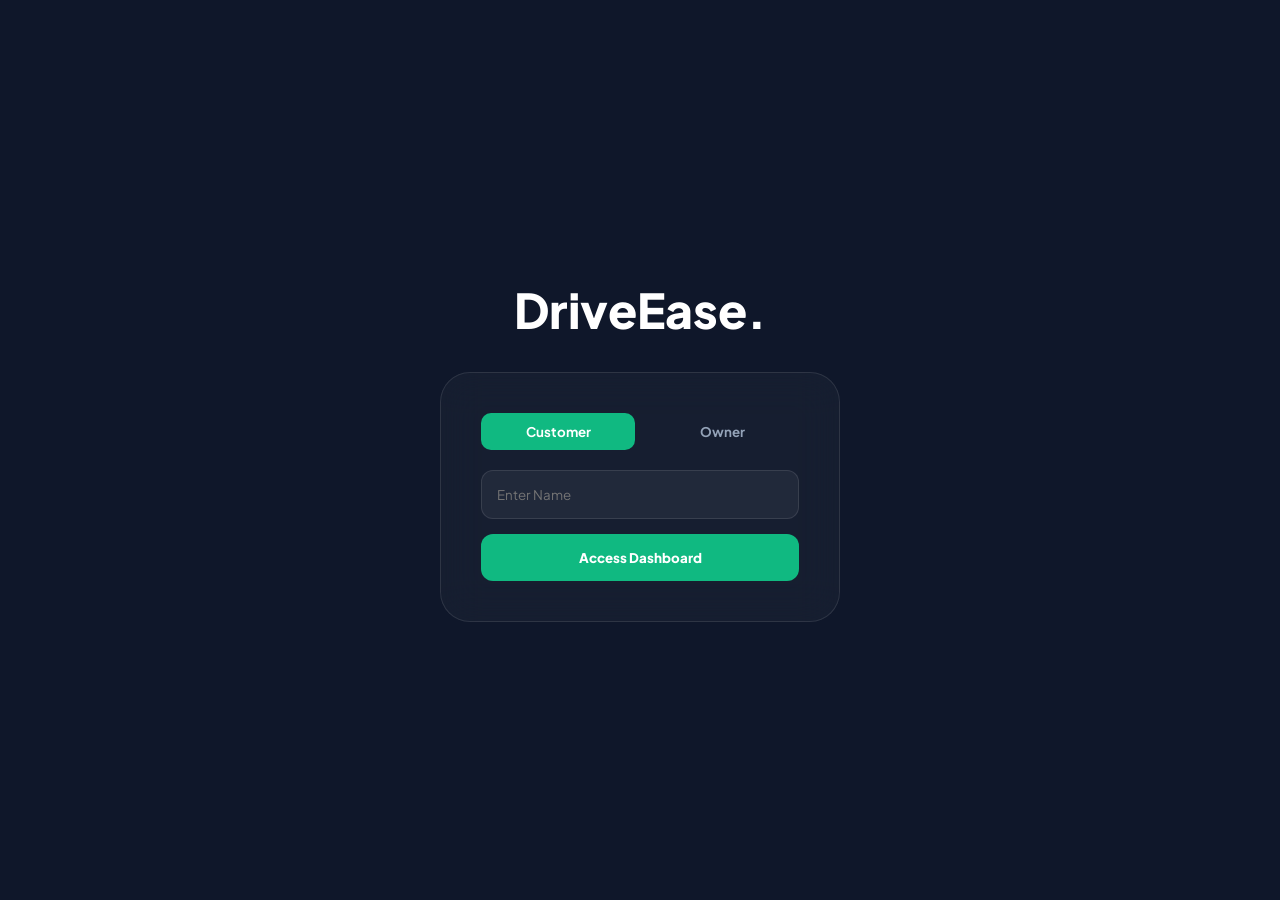
<file: vehicle-rental-app/frontend/index.html>
<!DOCTYPE html>
<html lang="en">
<head>
    <meta charset="UTF-8">
    <link rel="stylesheet" href="style.css">
    <title>DriveEase | Welcome</title>
</head>
<body class="dark-mode" style="display:flex; justify-content:center; align-items:center; height:100vh;">
    <div style="width: 400px;">
        <h1 style="text-align: center; font-size: 3rem; margin-bottom: 2rem; font-weight: 800;">Drive<span>Ease.</span></h1>
        
        <div style="background: var(--glass); padding: 2.5rem; border-radius: 30px; border: 1px solid var(--border); backdrop-filter: blur(20px);">
            <div style="display: flex; gap: 10px; margin-bottom: 20px;">
                <button id="t-cust" onclick="setRole('Customer')" style="flex:1; padding:10px; border-radius:10px; border:none; background:var(--primary); color:white; font-weight:bold; cursor:pointer;">Customer</button>
                <button id="t-own" onclick="setRole('Owner')" style="flex:1; padding:10px; border-radius:10px; border:none; background:transparent; color:#94a3b8; font-weight:bold; cursor:pointer;">Owner</button>
            </div>

            <input type="text" id="uName" placeholder="Enter Name" style="width: 100%; padding: 15px; background: rgba(255,255,255,0.05); border: 1px solid var(--border); border-radius: 12px; color: white; margin-bottom: 15px; outline: none;">
            
            <div id="pArea" style="display: none;">
                <input type="password" id="uPass" placeholder="Owner Password" style="width: 100%; padding: 15px; background: rgba(255,255,255,0.05); border: 1px solid var(--border); border-radius: 12px; color: white; margin-bottom: 15px; outline: none;">
            </div>
            
            <button onclick="auth()" id="goBtn" style="width: 100%; padding: 15px; border-radius: 12px; border: none; background: var(--primary); color: white; font-weight: 800; cursor: pointer;">Access Dashboard</button>
        </div>
    </div>

    <script>
        let role = 'Customer';
        function setRole(r) {
            role = r;
            document.getElementById('pArea').style.display = r === 'Owner' ? 'block' : 'none';
            document.getElementById('t-cust').style.background = r === 'Customer' ? '#10b981' : 'transparent';
            document.getElementById('t-own').style.background = r === 'Owner' ? '#fbbf24' : 'transparent';
            document.getElementById('t-own').style.color = r === 'Owner' ? '#000' : '#94a3b8';
            document.getElementById('goBtn').style.background = r === 'Owner' ? '#fbbf24' : '#10b981';
            document.getElementById('goBtn').style.color = r === 'Owner' ? '#000' : '#fff';
        }

        function auth() {
            const name = document.getElementById('uName').value;
            if(!name) return alert("Enter Name");
            localStorage.setItem('user', name);
            if(role === 'Owner') {
                if(document.getElementById('uPass').value === '123') window.location.href='owner-dashboard.html';
                else alert("Wrong Owner Pass (Hint: 123)");
            } else window.location.href='customer-dashboard.html';
        }
    </script>
</body>
</html>
</file>
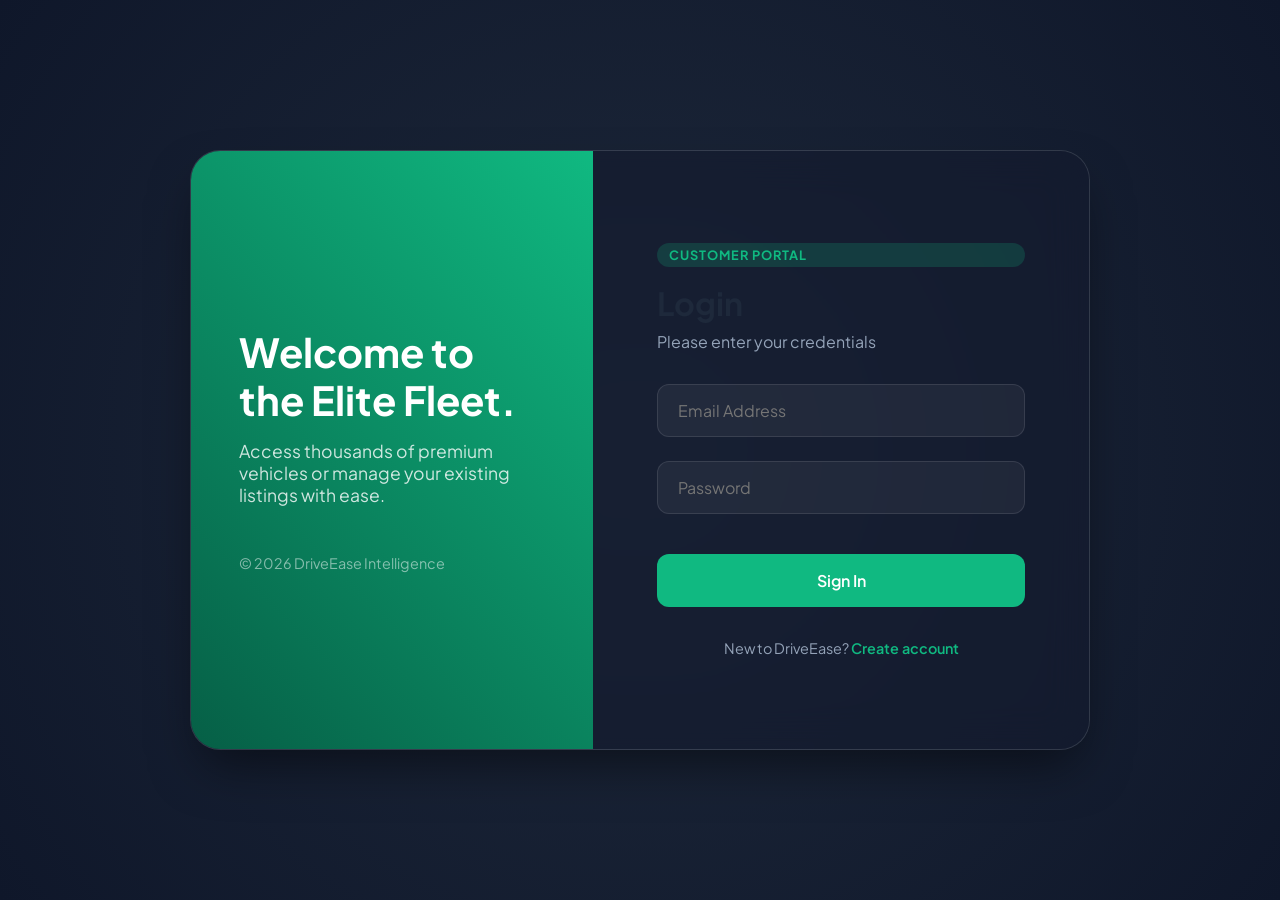
<file: vehicle-rental-app/frontend/auth.html>
<!DOCTYPE html>
<html lang="en">
<head>
    <meta charset="UTF-8">
    <meta name="viewport" content="width=device-width, initial-scale=1.0">
    <title>Secure Access | DriveEase</title>
    <link rel="stylesheet" href="style.css">
    <link href="https://fonts.googleapis.com/css2?family=Inter:wght@400;600;700&display=swap" rel="stylesheet">
    <style>
        body {
            background: radial-gradient(circle at center, #1e293b 0%, #0f172a 100%);
            display: flex;
            justify-content: center;
            align-items: center;
            height: 100vh;
            overflow: hidden;
        }

        .auth-wrapper {
            display: flex;
            width: 900px;
            height: 600px;
            background: rgba(255, 255, 255, 0.03);
            backdrop-filter: blur(20px);
            border: 1px solid rgba(255, 255, 255, 0.1);
            border-radius: 30px;
            overflow: hidden;
            box-shadow: 0 25px 50px -12px rgba(0, 0, 0, 0.5);
            animation: slideUp 0.8s cubic-bezier(0.2, 0.8, 0.2, 1);
        }

        .auth-side-info {
            flex: 1;
            background: linear-gradient(225deg, var(--primary) 0%, #065f46 100%);
            padding: 3rem;
            display: flex;
            flex-direction: column;
            justify-content: center;
            color: white;
            position: relative;
        }

        .auth-side-info h2 { font-size: 2.5rem; margin-bottom: 1rem; line-height: 1.2; }
        .auth-side-info p { opacity: 0.8; font-size: 1.1rem; }

        .auth-form-container {
            flex: 1.2;
            padding: 4rem;
            background: rgba(15, 23, 42, 0.6);
            display: flex;
            flex-direction: column;
            justify-content: center;
        }

        .role-badge {
            display: inline-block;
            padding: 4px 12px;
            background: rgba(16, 185, 129, 0.2);
            color: var(--primary);
            border-radius: 20px;
            font-size: 0.8rem;
            font-weight: 700;
            text-transform: uppercase;
            margin-bottom: 1rem;
            letter-spacing: 1px;
        }

        .input-group { position: relative; margin-bottom: 1.5rem; }

        .input-group input {
            width: 100%;
            background: rgba(255, 255, 255, 0.05);
            border: 1px solid rgba(255, 255, 255, 0.1);
            padding: 15px 20px;
            border-radius: 12px;
            color: white;
            font-size: 1rem;
            transition: 0.3s;
        }

        .input-group input:focus {
            outline: none;
            border-color: var(--primary);
            background: rgba(255, 255, 255, 0.08);
            box-shadow: 0 0 0 4px rgba(16, 185, 129, 0.1);
        }

        .auth-btn {
            background: var(--primary);
            color: white;
            border: none;
            padding: 16px;
            border-radius: 12px;
            font-size: 1rem;
            font-weight: 600;
            cursor: pointer;
            transition: 0.3s;
            margin-top: 1rem;
        }

        .auth-btn:hover {
            background: var(--primary-hover);
            transform: translateY(-2px);
            box-shadow: 0 10px 20px rgba(16, 185, 129, 0.2);
        }

        .toggle-link {
            text-align: center;
            margin-top: 2rem;
            color: #94a3b8;
            font-size: 0.9rem;
        }

        .toggle-link span {
            color: var(--primary);
            cursor: pointer;
            font-weight: 600;
        }

        /* Responsive */
        @media (max-width: 850px) {
            .auth-side-info { display: none; }
            .auth-wrapper { width: 95%; max-width: 450px; }
        }
    </style>
</head>
<body>

    <div class="auth-wrapper">
        <div class="auth-side-info" id="side-panel">
            <h2 id="side-title">Welcome to the Elite Fleet.</h2>
            <p id="side-desc">Access thousands of premium vehicles or manage your existing listings with ease.</p>
            <div style="margin-top: 3rem; font-size: 0.9rem; opacity: 0.5;">© 2026 DriveEase Intelligence</div>
        </div>

        <div class="auth-form-container">
            <div id="role-indicator" class="role-badge">Customer Portal</div>
            <h1 style="margin-bottom: 0.5rem; font-weight: 700;">Login</h1>
            <p style="color: #94a3b8; margin-bottom: 2rem;">Please enter your credentials</p>

            <div class="input-group">
                <input type="email" placeholder="Email Address" id="email">
            </div>
            
            <div class="input-group">
                <input type="password" placeholder="Password" id="password">
            </div>

            <button class="auth-btn" onclick="processLogin()">Sign In</button>

            <p class="toggle-link">New to DriveEase? <span>Create account</span></p>
        </div>
    </div>

    <script>
        // Extract Role from URL
        const params = new URLSearchParams(window.location.search);
        const role = params.get('role') || 'Customer';
        
        // UI Updates based on Role
        const badge = document.getElementById('role-indicator');
        const sidePanel = document.getElementById('side-panel');
        const sideTitle = document.getElementById('side-title');

        badge.innerText = `${role} Portal`;

        if(role === 'Owner') {
            badge.style.color = '#fbbf24';
            badge.style.background = 'rgba(251, 191, 36, 0.1)';
            sidePanel.style.background = 'linear-gradient(225deg, #fbbf24 0%, #b45309 100%)';
            sideTitle.innerText = "Maximize Your Earnings Today.";
        }

        function processLogin() {
            // Animation for transition
            document.querySelector('.auth-wrapper').style.opacity = '0';
            document.querySelector('.auth-wrapper').style.transform = 'scale(0.9)';
            
            setTimeout(() => {
                if(role === 'Owner') window.location.href = 'owner-dashboard.html';
                else window.location.href = 'customer-dashboard.html';
            }, 500);
        }
    </script>
</body>
</html>
</file>
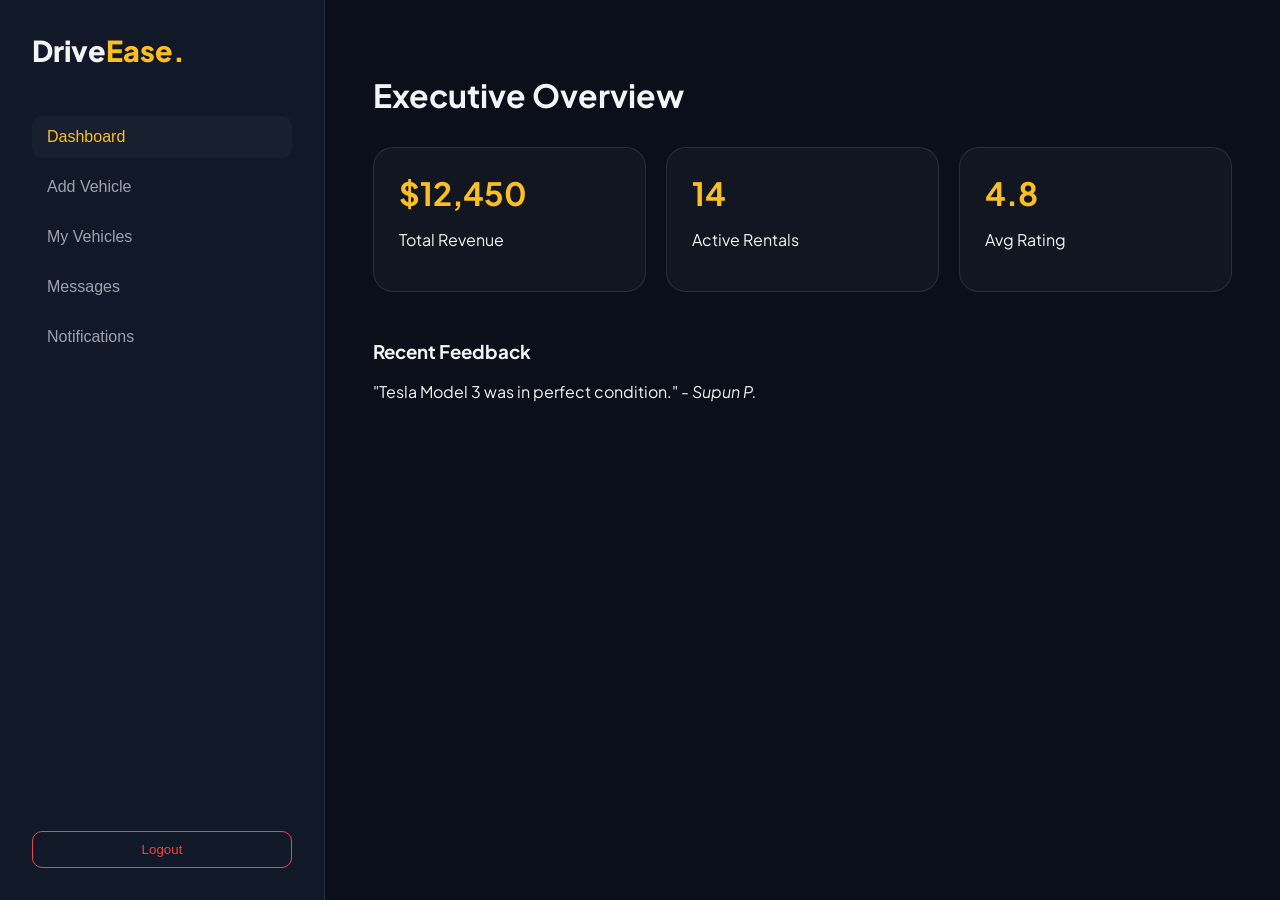
<file: vehicle-rental-app/frontend/owner-dashboard.html>
<!DOCTYPE html>
<html lang="en">
<head>
    <meta charset="UTF-8">
    <meta name="viewport" content="width=device-width, initial-scale=1.0">
    <title>Owner Executive | DriveEase</title>
    <link rel="stylesheet" href="owner-style.css">
    <link href="https://fonts.googleapis.com/css2?family=Plus+Jakarta+Sans:wght@400;600;800&display=swap" rel="stylesheet">
</head>
<body class="owner-body">
    <aside class="sidebar">
        <div class="sidebar-logo">Drive<span>Ease.</span></div>
        <nav class="sidebar-nav">
            <button class="nav-item active" onclick="showSection('dashboard', this)">Dashboard</button>
            <button class="nav-item" onclick="showSection('add-vehicle', this)">Add Vehicle</button>
            <button class="nav-item" onclick="showSection('my-vehicles', this)">My Vehicles</button>
            <button class="nav-item" onclick="showSection('messages', this)">Messages</button>
            <button class="nav-item" onclick="showSection('notifications', this)">Notifications</button>
        </nav>
        <button class="logout-btn" onclick="location.href='index.html'">Logout</button>
    </aside>

    <main class="content">
        <section id="dashboard" class="content-section">
            <h1>Executive Overview</h1>
            <div class="stats-grid">
                <div class="stat-card"><h3>$12,450</h3><p>Total Revenue</p></div>
                <div class="stat-card"><h3>14</h3><p>Active Rentals</p></div>
                <div class="stat-card"><h3>4.8</h3><p>Avg Rating</p></div>
            </div>
            <div class="recent-feedback">
                <h3>Recent Feedback</h3>
                <div id="feedback-list">
                    <p class="muted">"Tesla Model 3 was in perfect condition." - <i>Supun P.</i></p>
                </div>
            </div>
        </section>

        <section id="add-vehicle" class="content-section" style="display:none;">
            <h1>List New Vehicle</h1>
            <form id="vehicleForm" class="glass-form">
                <div class="form-grid">
                    <input type="text" id="vName" placeholder="Vehicle Name" required>
                    <select id="vCat">
                        <option>Car</option><option>Bike</option><option>Van</option>
                        <option>Bus</option><option>Mini Bus</option><option>3-Wheeler</option>
                    </select>
                    <input type="text" id="vLoc" placeholder="Location (City)">
                    <input type="number" id="vSeats" placeholder="Seats">
                    <input type="number" id="vPrice" placeholder="Price/Day ($)">
                    <input type="text" id="vNum" placeholder="Vehicle Number (Reg)">
                    <input type="number" id="vDriver" placeholder="Driver Fee ($)">
                    <input type="text" id="vImg" placeholder="Main Image URL">
                </div>
                <textarea id="vDesc" placeholder="Detailed Description (Condition, Features, Rules...)"></textarea>
                <button type="submit" class="submit-btn">List Vehicle</button>
            </form>
        </section>

        <section id="my-vehicles" class="content-section" style="display:none;">
            <h1>My Fleet</h1>
            <div id="fleet-grid" class="fleet-grid">
                </div>
        </section>

        <section id="messages" class="content-section" style="display:none;">
            <h1>Messages</h1>
            <div class="chat-placeholder">
                <p>No active conversations. Your chats with customers will appear here.</p>
            </div>
        </section>

        <section id="notifications" class="content-section" style="display:none;">
            <h1>Notifications</h1>
            <ul class="notif-list" id="notif-list">
                <li>System: Welcome to the Owner Dashboard!</li>
            </ul>
        </section>
    </main>

    <script src="owner-script.js"></script>
</body>
</html>
</file>
<file: vehicle-rental-app/frontend/style.css>
@import url('https://fonts.googleapis.com/css2?family=Plus+Jakarta+Sans:wght@400;600;800&display=swap');

:root {
    --primary: #10b981;
    --owner-gold: #fbbf24;
    --dark-bg: #0f172a;
    --slate: #64748b;
    --white: #ffffff;
    --glass: rgba(255, 255, 255, 0.03);
    --border: rgba(255, 255, 255, 0.1);
}

* { margin: 0; padding: 0; box-sizing: border-box; font-family: 'Plus Jakarta Sans', sans-serif; }

body { background: #f8fafc; color: #1e293b; transition: 0.3s; overflow-x: hidden; }
body.dark-mode { background: var(--dark-bg); color: white; }

/* NAVIGATION */
.glass-nav {
    position: sticky; top: 0; z-index: 1000;
    background: rgba(255, 255, 255, 0.8);
    backdrop-filter: blur(12px); border-bottom: 1px solid rgba(0,0,0,0.05);
    padding: 1rem 5%; display: flex; justify-content: space-between; align-items: center;
}

.dark-mode .glass-nav { background: rgba(15, 23, 42, 0.8); border-bottom: 1px solid var(--border); }

/* CARDS & PILLS */
.v-card-modern {
    background: white; border-radius: 24px; overflow: hidden;
    box-shadow: 0 10px 30px rgba(0,0,0,0.04); transition: 0.4s;
}

.dark-mode .v-card-modern { background: rgba(255,255,255,0.05); border: 1px solid var(--border); }

.cat-pill {
    padding: 12px 24px; border-radius: 50px; background: white; white-space: nowrap;
    border: 1px solid #e2e8f0; cursor: pointer; font-weight: 600; transition: 0.3s;
}

.cat-pill.active { background: var(--dark-bg); color: white; border-color: var(--dark-bg); }
.dark-mode .cat-pill { background: #1e293b; color: white; border-color: var(--border); }
.dark-mode .cat-pill.active { background: var(--primary); border-color: var(--primary); }

/* MODAL */
.modal-overlay {
    display: none; position: fixed; top: 0; left: 0; width: 100%; height: 100%;
    background: rgba(15, 23, 42, 0.7); backdrop-filter: blur(8px);
    z-index: 2000; justify-content: center; align-items: center;
}

.modal-content {
    background: white; width: 90%; max-width: 900px; padding: 40px;
    border-radius: 30px; position: relative; animation: slideUp 0.4s ease;
}

.dark-mode .modal-content { background: #1e293b; color: white; border: 1px solid var(--border); }

@keyframes slideUp { 
    from { opacity: 0; transform: translateY(20px); } 
    to { opacity: 1; transform: translateY(0); } 
}
</file>
<file: vehicle-rental-app/frontend/owner-style.css>
:root {
    --bg-dark: #0a0f1a;
    --sidebar-bg: #111827;
    --accent-gold: #fbbf24;
    --text-main: #f3f4f6;
    --text-muted: #9ca3af;
    --border: rgba(255, 255, 255, 0.1);
    --glass: rgba(255, 255, 255, 0.03);
}

.owner-body {
    background-color: var(--bg-dark);
    color: var(--text-main);
    margin: 0;
    display: flex;
    font-family: 'Plus Jakarta Sans', sans-serif;
    height: 100vh;
}

/* Sidebar */
.sidebar {
    width: 260px;
    background: var(--sidebar-bg);
    border-right: 1px solid var(--border);
    display: flex;
    flex-direction: column;
    padding: 2rem;
}

.sidebar-logo {
    font-size: 1.8rem;
    font-weight: 800;
    margin-bottom: 3rem;
}
.sidebar-logo span { color: var(--accent-gold); }

.sidebar-nav { flex: 1; }

.nav-item {
    display: block;
    width: 100%;
    padding: 12px 15px;
    background: none;
    border: none;
    color: var(--text-muted);
    text-align: left;
    font-size: 1rem;
    cursor: pointer;
    border-radius: 10px;
    margin-bottom: 0.5rem;
    transition: 0.3s;
}

.nav-item.active, .nav-item:hover {
    background: var(--glass);
    color: var(--accent-gold);
}

.logout-btn {
    background: none;
    border: 1px solid #ef4444;
    color: #ef4444;
    padding: 10px;
    border-radius: 10px;
    cursor: pointer;
}

/* Content Area */
.content { flex: 1; padding: 3rem; overflow-y: auto; }

h1 { font-size: 2rem; margin-bottom: 2rem; }

.stats-grid { display: grid; grid-template-columns: repeat(3, 1fr); gap: 20px; margin-bottom: 3rem; }
.stat-card { background: var(--glass); border: 1px solid var(--border); padding: 25px; border-radius: 20px; }
.stat-card h3 { color: var(--accent-gold); font-size: 2rem; margin: 0; }

/* Form */
.glass-form { background: var(--glass); padding: 2rem; border-radius: 20px; border: 1px solid var(--border); }
.form-grid { display: grid; grid-template-columns: 1fr 1fr; gap: 15px; }
input, select, textarea {
    background: rgba(0,0,0,0.2);
    border: 1px solid var(--border);
    padding: 12px;
    border-radius: 10px;
    color: white;
    font-size: 0.9rem;
}
textarea { grid-column: span 2; height: 100px; }
.submit-btn {
    margin-top: 15px;
    padding: 15px;
    background: var(--accent-gold);
    border: none;
    border-radius: 10px;
    font-weight: 800;
    cursor: pointer;
}

/* Fleet Cards */
.fleet-grid { display: grid; grid-template-columns: repeat(auto-fill, minmax(300px, 1fr)); gap: 20px; }
.v-card-owner {
    background: var(--glass);
    border: 1px solid var(--border);
    border-radius: 20px;
    overflow: hidden;
}
.v-card-owner img { width: 100%; height: 180px; object-fit: cover; }
.v-card-info { padding: 1.5rem; }
.status-badge {
    font-size: 0.7rem;
    padding: 3px 8px;
    border-radius: 5px;
    background: #10b981;
}
</file>
